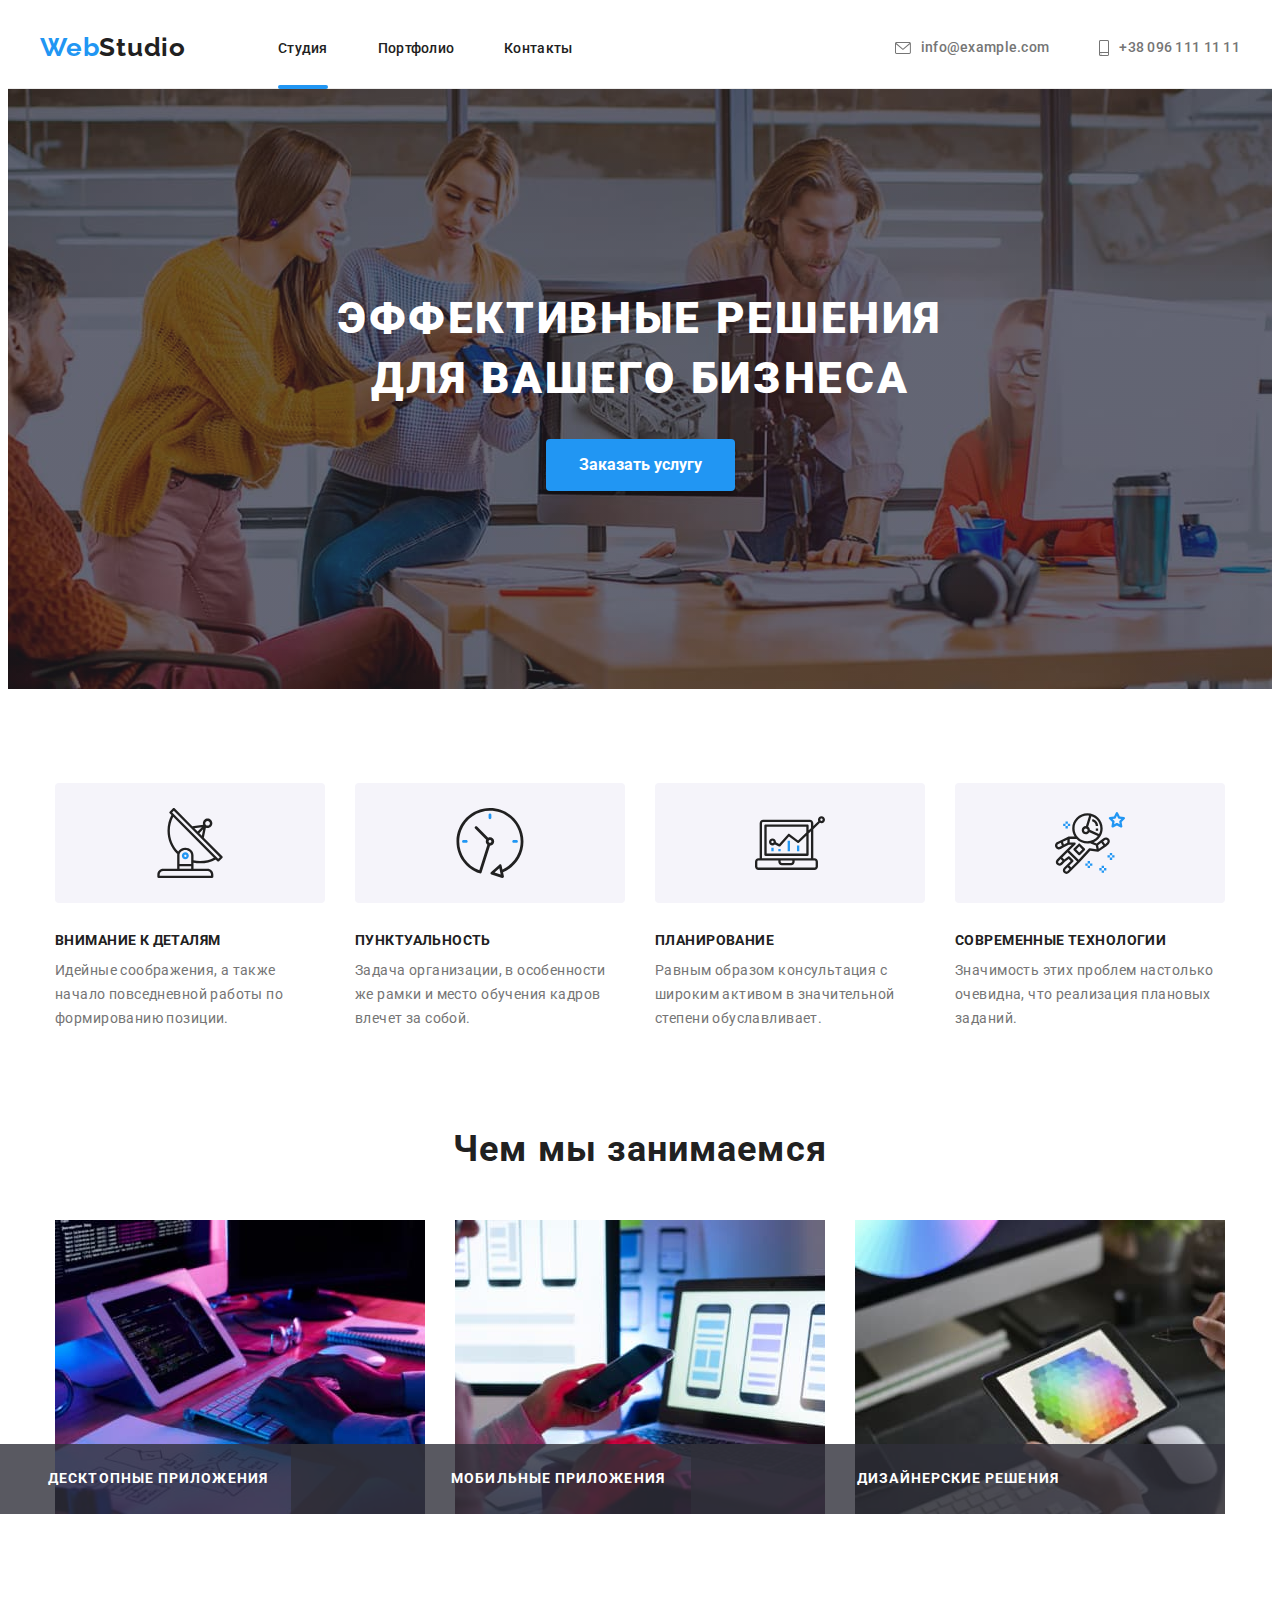
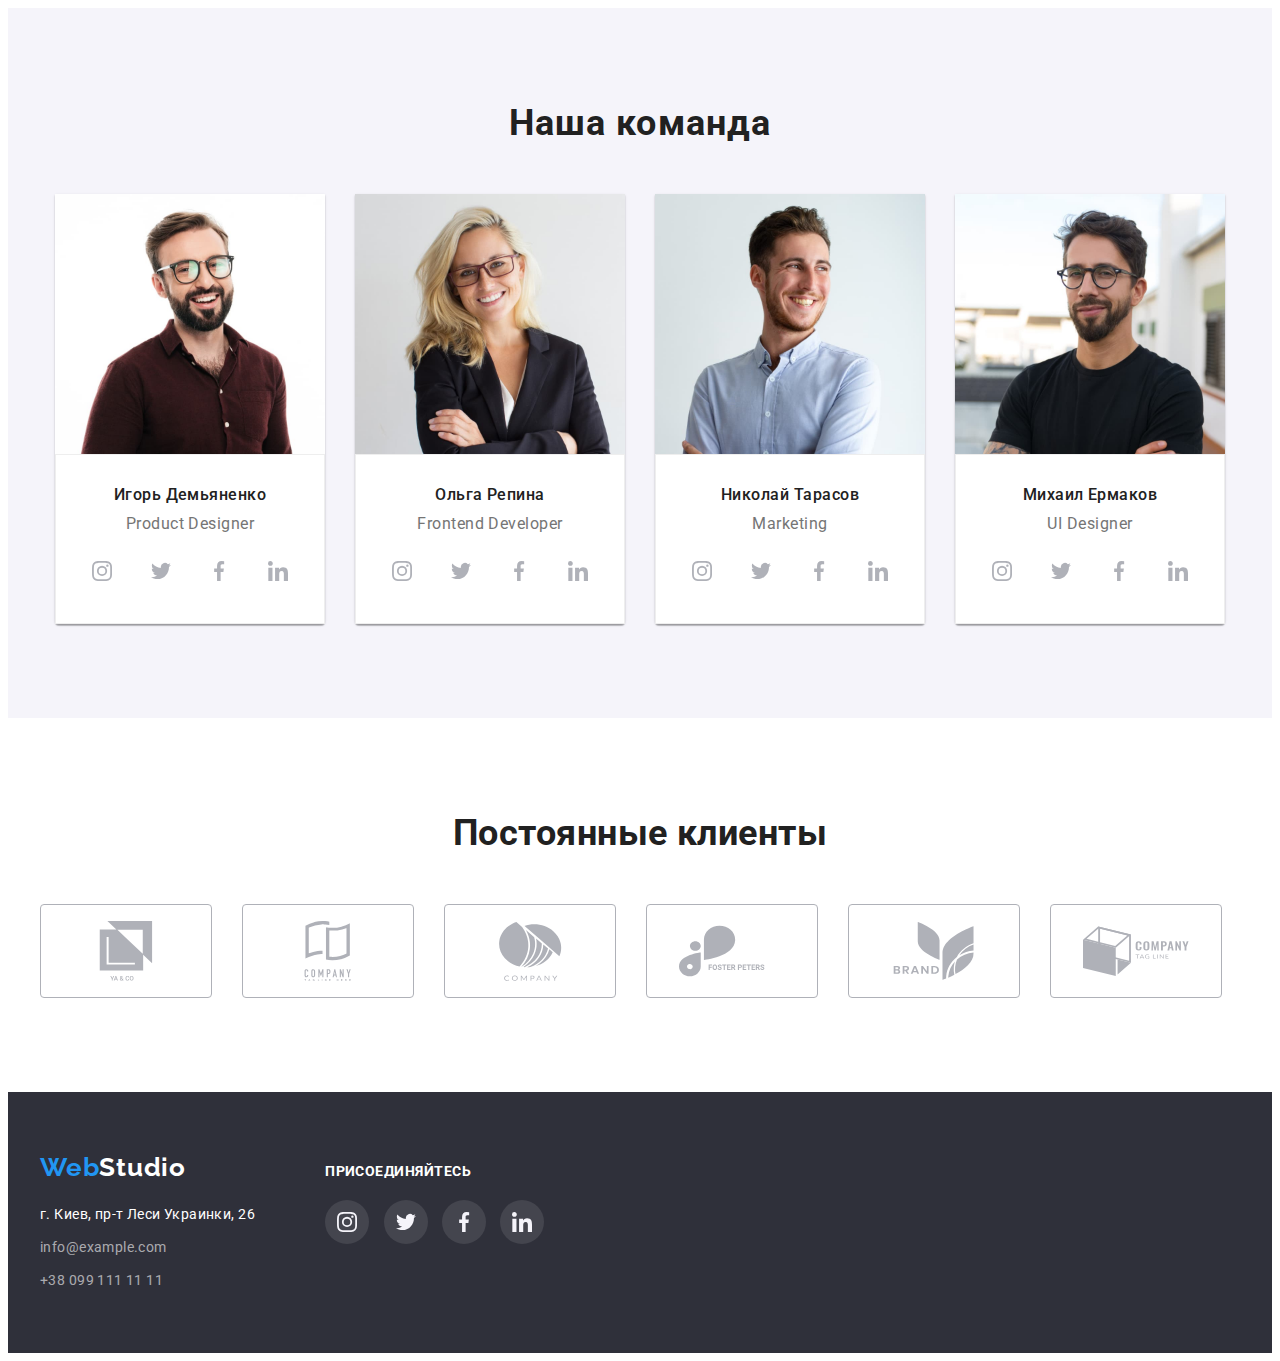
<file: index.html>
<!DOCTYPE html>
<html lang="ru">
<head>
    <meta charset="UTF-8">
    <meta http-equiv="X-UA-Compatible" content="IE=edge">
    <meta name="viewport" content="width=device-width, initial-scale=1.0">
    <title>Document</title>
    <link rel="preconnect" href="https://fonts.googleapis.com">
    <link rel="preconnect" href="https://fonts.gstatic.com" crossorigin>
    <link href="https://fonts.googleapis.com/css2?family=Raleway:wght@700&family=Roboto:wght@400;500;700;900&display=swap" rel="stylesheet">
    <link rel="stylesheet" href="https://cdnjs.cloudflare.com/ajax/libs/modern-normalize/1.1.0/modern-normalize.min.css" integrity="sha512-wpPYUAdjBVSE4KJnH1VR1HeZfpl1ub8YT/NKx4PuQ5NmX2tKuGu6U/JRp5y+Y8XG2tV+wKQpNHVUX03MfMFn9Q==" crossorigin="anonymous" referrerpolicy="no-referrer" />
    <link rel="stylesheet" href="./css/style.css">
</head>
<body class="body">
    <header class="page-header">
        <div class="container header">
            <nav class="site-nav">
                <a href="/index.html" class="logo">
              <span class="logo-first">Web</span>Studio
               </a>
               <ul class="site-nav link">
                <li class="item"><a href="#" class="link active">Студия</a></li>
                <li class="item"><a href="./portfolio.html" class="link">Портфолио</a></li>
                <li class="item"><a href="#" class="link">Контакты</a></li>
               </ul>

                <ul class="contact-info link">
                    <li class="item"> 
                        <a href="mailto:info@example.com" class="link mail">
                            <svg class="icon-envelope" width="16" height="12">
                                <use  href="./images/icons.svg#icon-envelope" ></use>
                            </svg>
                            info@example.com
                        </a>    
                    </li>

                    <li class="item">
                        <a href="tel:+380991111111" class="link telephone">
                            <svg class="icon-smartphone" width="10" height="16">
                                <use href="./images/icons.svg#icon-smartphone"></use>
                            </svg>
                                +38 096 111 11 11
                        </a>
                    </li>
                </ul>
            </nav>
              
        </div>       
    </header>

    <main>
        <div class="overlay">
            <section class="section hero">
                <h1 class="hero-title">Эффективные решения <br> для вашего бизнеса</h1>
                <p>
                    <button class="hero-button" data-modal-open>Заказать услугу</button>

                    <div class="backdrop is-hidden" data-modal>
                        <div class="modal">
                            <p></p>
                            <button class="button-close" data-modal-close>
                                <svg class="icon-close-button" width="18" height="18">
                                    <use href="./images/icons.svg#icon-close-button"></use>
                                </svg>
                            </button>
                        </div>
                    </div>
                </p>
            </section>
        </div>

        
            <section class="section our-advantages">
                <div class="container">
                    <h2 hidden>Наши сильные стороны</h2>
                    <ul class="container advantages">
                        <li>
                            <div class="icon-space">
                              <svg width="70" height="70">
                                <use class="icon-space-item" href="./images/icons.svg#icon-antenna"></use>
                              </svg>
                            </div>   
                            <h2 class="advantages-title">Внимание к деталям</h2>
                            <p class="advantages-text">Идейные соображения, а также начало повседневной работы по формированию позиции.</p>
                        </li>

                        <li>
                            <div class="icon-space">
                                <svg width="70" height="70">
                                    <use href="./images/icons.svg#icon-clock"></use>
                                </svg>
                            </div>
                            <h2 class="advantages-title">Пунктуальность</h2>
                            <p class="advantages-text">Задача организации, в особенности же рамки и место обучения кадров влечет за собой.</p>
                        </li>

                        <li>
                            <div class="icon-space">
                                <svg width="70" height="70">
                                    <use href="./images/icons.svg#icon-diagram"></use>
                                </svg>
                            </div>
                            <h2 class="advantages-title">Планирование</h2>
                            <p class="advantages-text">Равным образом консультация с широким активом в значительной степени обуславливает.</p>
                        </li>

                        <li>
                            <div class="icon-space">
                                <svg width="70" height="70">
                                    <use href="./images/icons.svg#icon-astronaut"></use>
                                </svg>
                            </div>
                            <h2 class="advantages-title">Современные технологии</h2>
                            <p class="advantages-text">Значимость этих проблем настолько очевидна, что реализация плановых заданий.</p>
                        </li>
                    </ul>

                </div>
        </section>
                      
        
        <section class="section about-company">
            <div class="container">
                <h2 class="about-us">Чем мы занимаемся</h2>
              <ul class="container about-us">
                  <li class="item-activity">
                      <div class="activity-list">
                         <img src="./images/whatwedo1.jpg" alt="Работа за пк" width=370>
                         <h3 class="activity-title">Десктопные приложения</h3>
                      </div>
                      
                  </li>

                  <li class="item-activity">
                      <div class="activity-list">
                         <img src="./images/whatwedo2.jpg" alt="Работа за пк с телефоном" width=370>
                         <h3 class="activity-title">Мобильные приложения</h3>
                      </div>
                  </li>

                  <li class="item-activity">
                      <div class="activity-list">
                         <img src="./images/whatwedo3.jpg" alt="Планшет в руках" width=370>
                         <h3 class="activity-title">Дизайнерские решения</h3>
                      </div>
                    
                  </li>
              </ul> 
           </div>    
        </section>
    
    
        <section class="section-team">
            <div class="container">
                <h2 class="our-team">Наша команда</h2>
              <ul class="container list-team">
                <li class="employees">
                    <img class="item-photo" src="./images/teamIhor.jpg" alt="фото Игорь" width=270 class="team-photo">
                    <div class="team-card">
                        <h3 class="team-name">Игорь Демьяненко</h3>
                        <p lang="en" class="team-position">Product Designer</p>
                        <ul>
                            <li class="item-link-social">
                                <a class="button-icon-social-team" href="#" aria-label="Instagram">
                                     <svg class="icon-socials" width="20" height="20">
                                         <use href="./images/icons.svg#icon-instagram"></use>
                                     </svg>
                                </a>
                            </li>
             
                            <li class="item-link-social">
                                <a class="button-icon-social-team" href="#" aria-label="Twitter">
                                     <svg class="icon-socials" width="20" height="20">
                                         <use href="./images/icons.svg#icon-twitter"></use>
                                     </svg>
                                </a>
                            </li>
             
                            <li class="item-link-social">
                                <a class="button-icon-social-team" href="#" class="facebook" aria-label="Facebook">
                                    <svg class="icon-socials" width="20" height="20">
                                       <use href="./images/icons.svg#icon-facebook"></use>
                                    </svg>
                                </a>
                            </li>
             
                            <li class="item-link-social">
                                <a class="button-icon-social-team" href="#" aria-label="LinkedIn">
                                    <svg class="icon-socials" width="20" height="20">
                                       <use href="./images/icons.svg#icon-linkedin"></use>
                                    </svg>
                                </a>
                            </li>
                        </ul>
                    </div>
                    
                </li>

                <li class="employees">
                    <img class="item-photo" src="./images/teamOlga.jpg" alt="фото Ольга" width=270 class="team-photo">
                    <div class="team-card">
                        <h3 class="team-name">Ольга Репина</h3>
                        <p lang="en" class="team-position">Frontend Developer</p> 
                        <ul class="social-list">
                            <li class="item-link-social">
                                <a class="button-icon-social-team" href="#" aria-label="Instagram">
                                     <svg class="icon-socials" width="20" height="20">
                                         <use href="./images/icons.svg#icon-instagram"></use>
                                     </svg>
                                </a>
                            </li>
             
                            <li class="item-link-social">
                                <a class="button-icon-social-team" href="#" aria-label="Twitter">
                                     <svg class="icon-socials" width="20" height="20">
                                         <use href="./images/icons.svg#icon-twitter"></use>
                                     </svg>
                                </a>
                            </li>
             
                            <li class="item-link-social">
                                <a class="button-icon-social-team" href="#" class="facebook" aria-label="Facebook">
                                    <svg class="icon-socials" width="20" height="20">
                                       <use href="./images/icons.svg#icon-facebook"></use>
                                    </svg>
                                </a>
                            </li>
             
                            <li class="item-link-social">
                                <a class="button-icon-social-team" href="#" aria-label="LinkedIn">
                                    <svg class="icon-socials" width="20" height="20">
                                       <use href="./images/icons.svg#icon-linkedin"></use>
                                    </svg>
                                </a>
                            </li>
                        </ul>  
                    </div>
                </li>

                <li class="employees">
                    <img class="item-photo" src="./images/teamNikolai.jpg" alt="фото Николай" width=270 class="team-photo">
                    <div class="team-card">
                        <h3 class="team-name">Николай Тарасов</h3>
                        <p lang="en" class="team-position">Marketing</p>
                        <ul class="social-list">
                            <li class="item-link-social">
                                <a class= "button-icon-social-team" href="#" aria-label="Instagram">
                                     <svg class="icon-socials" width="20" height="20">
                                         <use href="./images/icons.svg#icon-instagram"></use>
                                     </svg>
                                </a>
                            </li>
             
                            <li class="item-link-social">
                                <a class="button-icon-social-team"href="#" aria-label="Twitter">
                                     <svg class="icon-socials" width="20" height="20">
                                         <use href="./images/icons.svg#icon-twitter"></use>
                                     </svg>
                                </a>
                            </li>
             
                            <li class="item-link-social">
                                <a class="button-icon-social-team" href="#" class="facebook" aria-label="Facebook">
                                    <svg class="icon-socials" width="20" height="20">
                                       <use href="./images/icons.svg#icon-facebook"></use>
                                    </svg>
                                </a>
                            </li>
             
                            <li class="item-link-social">
                                <a class="button-icon-social-team" href="#" aria-label="LinkedIn">
                                    <svg class="icon-socials" width="20" height="20">
                                       <use href="./images/icons.svg#icon-linkedin"></use>
                                    </svg>
                                </a>
                            </li>
                        </ul>
                    </div>
                    
                </li>
                <li class="employees">
                    <img class="item-photo" src="./images/teamMihail.jpg" alt="фото Михаил" width=270 class="team-photo">
                    <div class="team-card">
                        <h3 class="team-name">Михаил Ермаков</h3>
                        <p lang="en" class="team-position">UI Designer</p>
                        <ul class="social-list">
                            <li class="item-link-social">
                                <a class="button-icon-social-team" href="#" aria-label="Instagram">
                                     <svg class="icon-socials" width="20" height="20">
                                         <use href="./images/icons.svg#icon-instagram"></use>
                                     </svg>
                                </a>
                            </li>
             
                            <li class="item-link-social">
                                <a class="button-icon-social-team" href="#" aria-label="Twitter">
                                     <svg class="icon-socials" width="20" height="20">
                                         <use href="./images/icons.svg#icon-twitter"></use>
                                     </svg>
                                </a>
                            </li>
             
                            <li class="item-link-social">
                                <a class="button-icon-social-team" href="#" class="facebook" aria-label="Facebook">
                                    <svg class="icon-socials" width="20" height="20">
                                       <use href="./images/icons.svg#icon-facebook"></use>
                                    </svg>
                                </a>
                            </li>
             
                            <li class="item-link-social">
                                <a class="button-icon-social-team" href="#" aria-label="LinkedIn">
                                    <svg class="icon-socials" width="20" height="20">
                                       <use href="./images/icons.svg#icon-linkedin"></use>
                                    </svg>
                                </a>
                            </li>
                        </ul>
                    </div>
                    
                </li>
              </ul>   
           </div>
        </section>

        <section class="section our-clients">
            <div class="container ">
                <h2 class="clients-title">Постоянные клиенты</h2>
                <ul class="clients-list">
                    <li class="btn-clients">
                        <a class="item-clients" href="#">
                            <svg width="106" height="60">
                                <use class="btn-icon-clients" href="./images/icons.svg#icon-client_1"></use>
                            </svg>
                        </a>
                    </li>

                    <li class="btn-clients">
                        <a class="item-clients" href="#">
                            <svg width="106" height="60">
                                <use class="btn-icon-clients" href="./images/icons.svg#icon-client_2"></use>
                            </svg>
                        </a>
                    </li>

                    <li class="btn-clients">
                        <a class="item-clients" href="#">
                            <svg width="106" height="60">
                                <use class="btn-icon-clients" href="./images/icons.svg#icon-client_3"></use>
                            </svg>
                        </a>
                    </li>

                    <li class="btn-clients">
                        <a class="item-clients" href="#">
                            <svg width="106" height="60">
                                <use class="btn-icon-clients" href="./images/icons.svg#icon-client_4"></use>
                            </svg>
                        </a>
                    </li>

                    <li class="btn-clients">
                        <a class="item-clients" href="#">
                            <svg width="106" height="60">
                                <use class="btn-icon-clients" href="./images/icons.svg#icon-client_5"></use>
                            </svg>
                        </a>
                    </li>

                    <li class="btn-clients">
                        <a class="item-clients" href="#">
                            <svg  width="106" height="60">
                                <use class="btn-icon-clients" href="./images/icons.svg#icon-client_6"></use>
                            </svg>
                        </a>
                    </li>
                </ul>  
            </div>
        </section>

    </main>

    <footer class="section-footer">
        <div class="container">
            <ul class="footer-content">
                <li class="footer-address">
                    <a href="/index.html" class="logo-footer">
                        <span class="logo-first">Web</span><span class="logo-second">Studio</span>
                    </a>
            
                   <address class="address">
                        <p class="address-physical">г. Киев, пр-т Леси Украинки, 26</p>
                        <ul class="list">
                           <li class="item-footer">
                               <a href="mailto:info@example.com" class="mail-footer">info@example.com</a>
                           </li>
                           <li class="item-footer">
                               <a href="tel:+380991111111" class="telephone-footer">+38 099 111 11 11</a>
                           </li>    
                        </ul>
                   </address>  
                </li>

                <li class="footer-address">
                    <h2 class="joinus-title">присоединяйтесь</h2>
                    <ul>
                        <li class="item-link-social">
                           <a class="button-icon-social" href="#" aria-label="Instagram">
                               <svg  width="20" height="20">
                                 <use href="./images/icons.svg#icon-instagram"></use>
                               </svg>
                           </a>
                        </li>

                       <li class="item-link-social">
                           <a class="button-icon-social" href="#" aria-label="Twitter">
                              <svg  width="20" height="20">
                                 <use href="./images/icons.svg#icon-twitter"></use>
                              </svg>
                           </a>
                       </li>

                       <li class="item-link-social">
                            <a class="button-icon-social" href="#" aria-label="Facebook">
                              <svg  width="20" height="20">
                                 <use href="./images/icons.svg#icon-facebook"></use>
                              </svg>
                          </a>
                      </li>

                      <li class="item-link-social">
                           <a class="button-icon-social" href="#" aria-label="LinkedIn">
                               <svg  width="20" height="20">
                                  <use href="./images/icons.svg#icon-linkedin"></use>
                             </svg>
                          </a>
                     </li>
                   </ul>
               </li>
            </ul>
    </footer> 
    <script src="./js/modal.js"></script>   
</body>
</html>
</file>
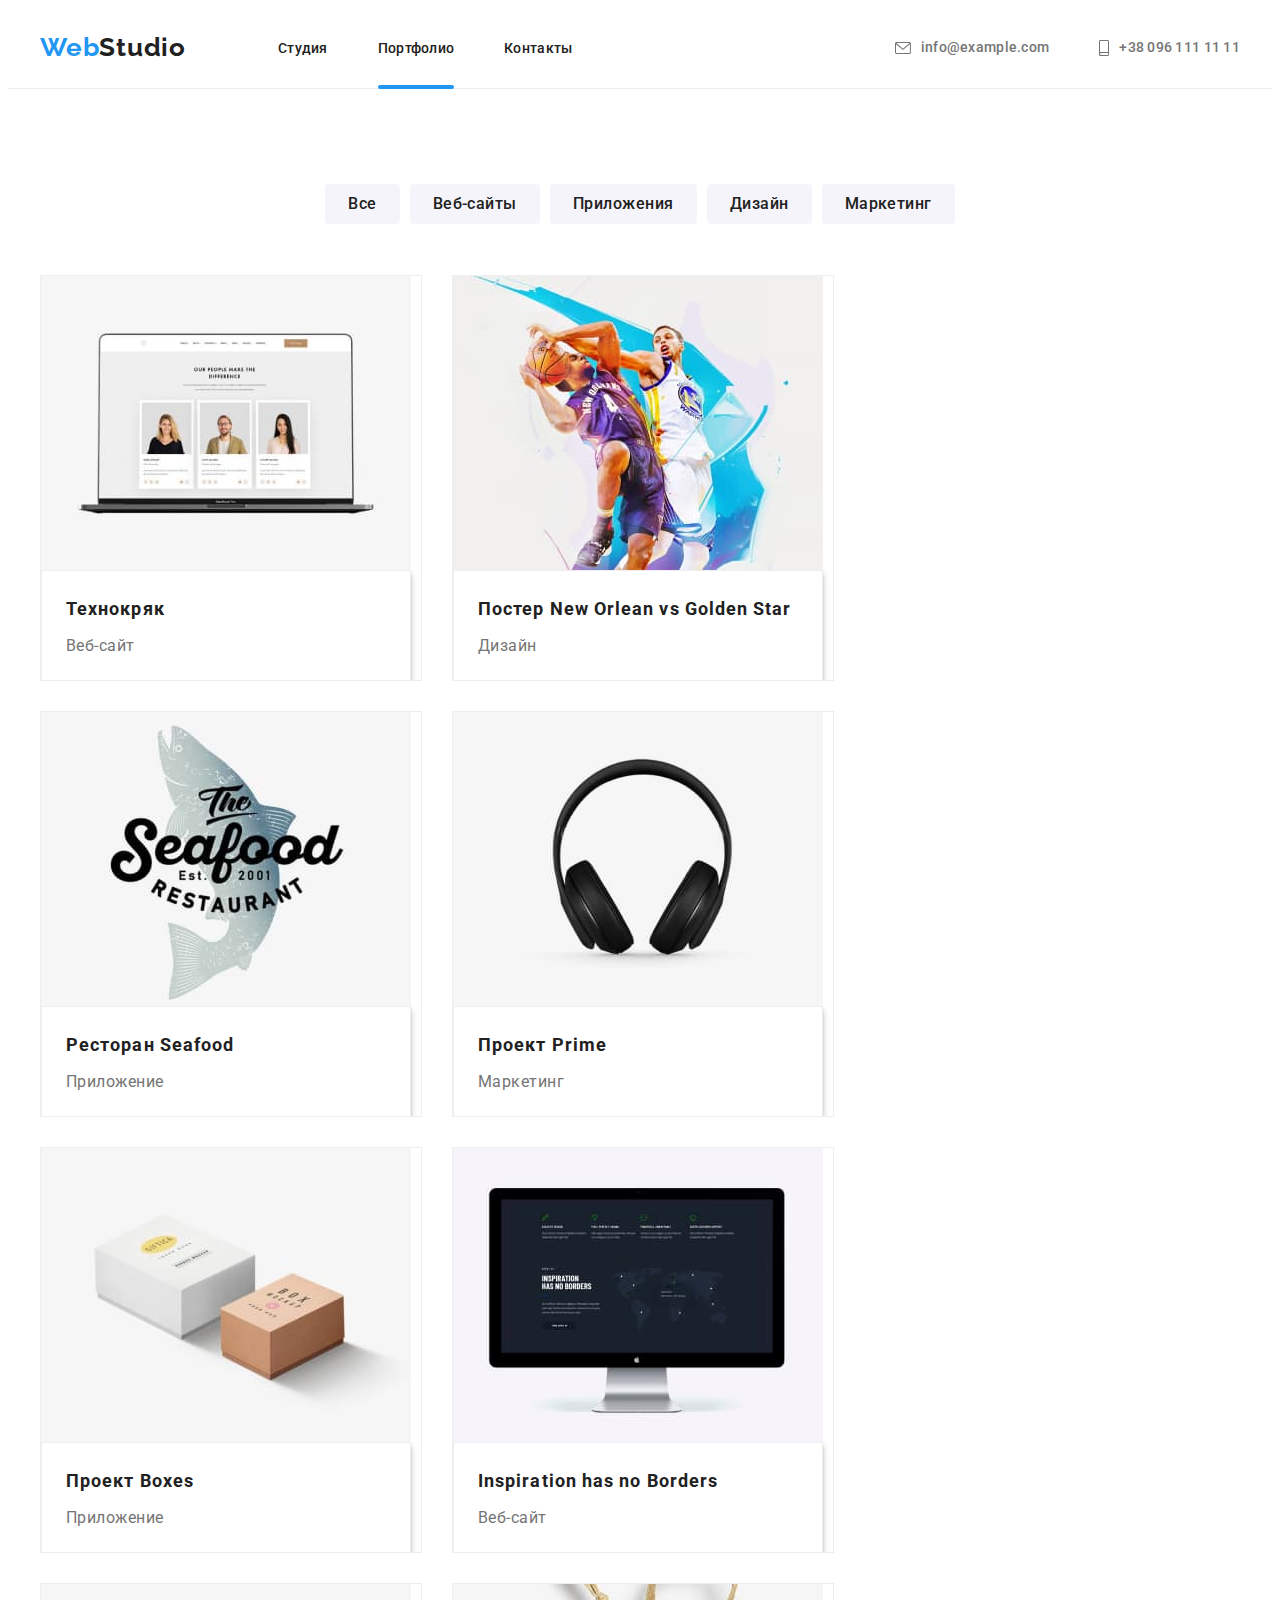
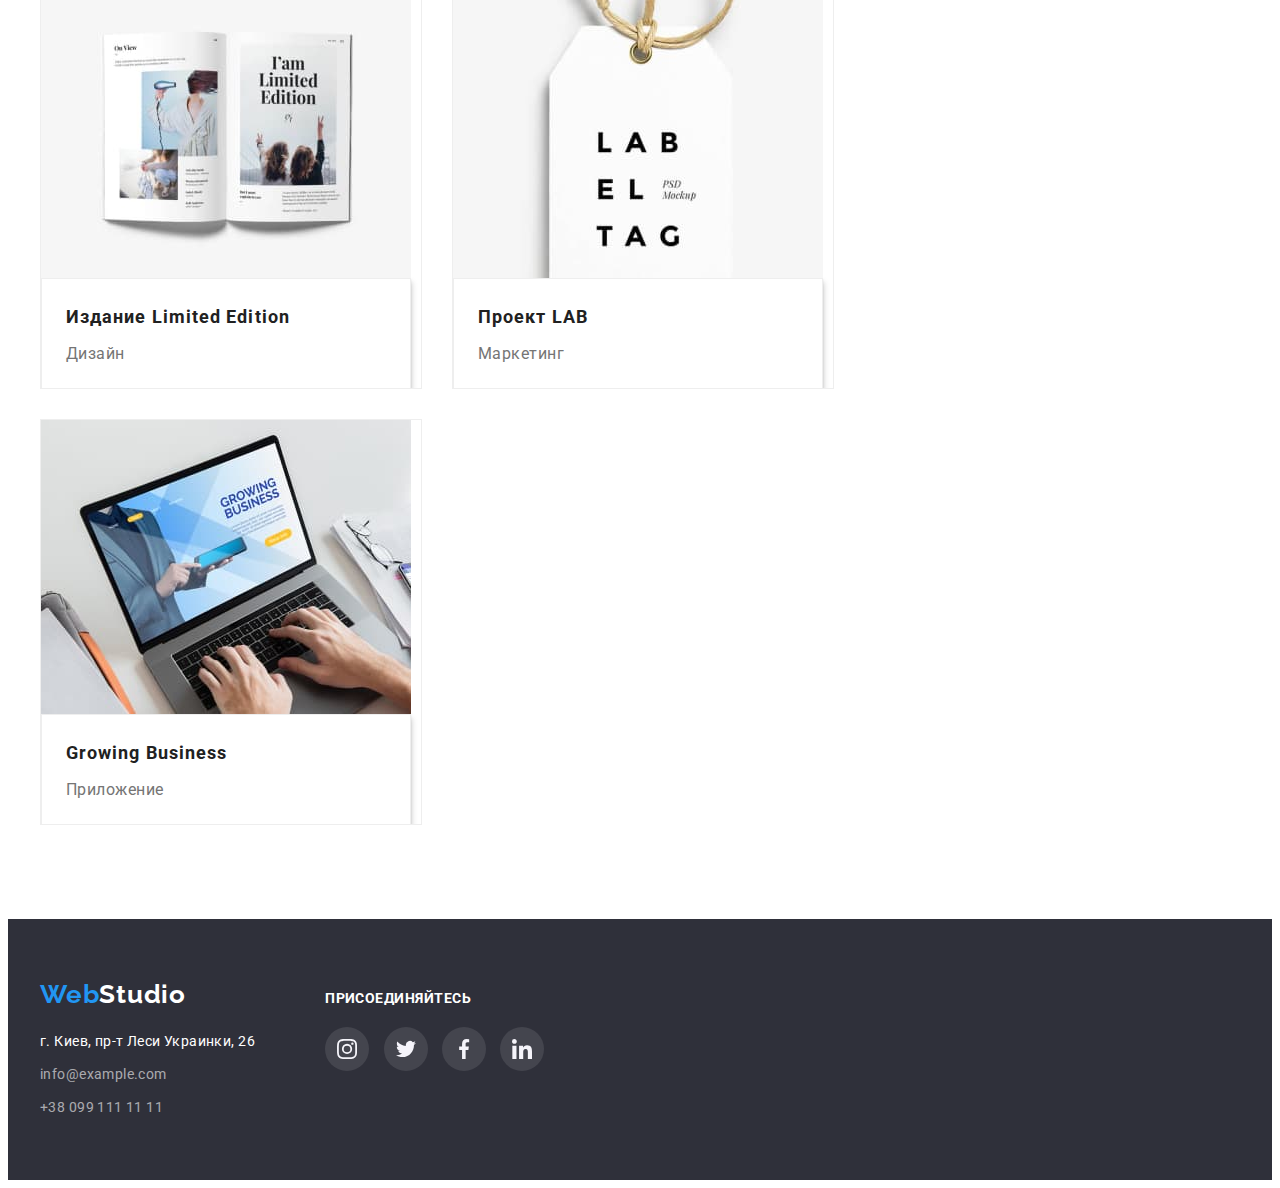
<file: portfolio.html>
<!DOCTYPE html>
<html lang="en">
<head>
    <meta charset="UTF-8">
    <meta http-equiv="X-UA-Compatible" content="IE=edge">
    <meta name="viewport" content="width=device-width, initial-scale=1.0">
    <title>Document</title>
    <link rel="preconnect" href="https://fonts.googleapis.com">
    <link rel="preconnect" href="https://fonts.gstatic.com" crossorigin>
    <link href="https://fonts.googleapis.com/css2?family=Raleway:wght@700&family=Roboto:wght@400;500;700;900&display=swap" rel="stylesheet">
    <link rel="stylesheet" href="https://cdnjs.cloudflare.com/ajax/libs/modern-normalize/1.1.0/modern-normalize.min.css" integrity="sha512-wpPYUAdjBVSE4KJnH1VR1HeZfpl1ub8YT/NKx4PuQ5NmX2tKuGu6U/JRp5y+Y8XG2tV+wKQpNHVUX03MfMFn9Q==" crossorigin="anonymous" referrerpolicy="no-referrer" />
    <link rel="stylesheet" href="./css/style.css"/>
</head>
<body class="body">
  <header class="page-header">
    <div class="container header">
        <nav class="site-nav">
            <a href="/index.html" class="logo">
          <span class="logo-first">Web</span>Studio
           </a>
           <ul class="site-nav link">
            <li class="item"><a href="./index.html" class="link">Студия</a></li>
            <li class="item"><a href="#" class="link active">Портфолио</a></li>
            <li class="item"><a href="#" class="link">Контакты</a></li>
           </ul>

           <ul class="contact-info link">
            <li class="item"> 
                <div class="envelope-mail">
                    <a href="mailto:info@example.com" class="link mail">
                        <svg class="icon-envelope" width="16" height="12">
                            <use  href="./images/icons.svg#icon-envelope" ></use>
                        </svg>
                    info@example.com
                    </a>  
                </div>  
            </li>

            <li class="item">
                <div class="smarthone-tel">
                    <a href="tel:+380991111111" class="link telephone">
                        <svg class="icon-smartphone" width="10" height="16">
                            <use href="./images/icons.svg#icon-smartphone"></use>
                        </svg>
                        +38 096 111 11 11
                    </a>
                </div>
            </li>
          </ul>
        </nav>    
    </div>       
 </header>
         
    </header>

    <!--h1 Наши проекты-->
    
    <main>
      <section class="section">
        <ul class="container list-filtr">
          <li class="item-button"><button type="button" class="filtr">Все</button></li>
          <li class="item-button"><button type="button" class="filtr">Веб-сайты</button></li>
          <li class="item-button"><button type="button" class="filtr">Приложения</button></li>
          <li class="item-button"><button type="button" class="filtr">Дизайн</button></li>
          <li class="item-button"><button type="button" class="filtr">Маркетинг</button></li>
       </ul>
      
       <div class="container">
        <ul class="list-projects">
          <li class="item-project">
            <a href="#" class="card">
              <div class="card-thumb">
                <img src="./images/laptopwithfotosonscreen.jpg" width=370> 
                <p class="uppertext">Технокряк это современная площадка распространения коронавируса. Компании используют эту платформу для цифрового шпионажа и атак на защищённые сервера конкурентов.</p>
              </div>
              <div class="card-content">
                 <h2 class="project-name">Технокряк</h2>
                 <p class="project-type">Веб-сайт</p>
              </div>
            </a>        
          </li>
   
          <li class="item-project">
            <a href="#" class="card">
              <div class="card-thumb">
                <img src="./images/basketbolists.jpg" width=370> 
                <p class="uppertext">Технокряк это современная площадка распространения коронавируса. Компании используют эту платформу для цифрового шпионажа и атак на защищённые сервера конкурентов.</p>
              </div>
                <div class="card-content">
                  <h2 class="project-name">Постер New Orlean vs Golden Star</h2>
                  <p class="project-type">Дизайн</p> 
              </div>
           </a>
          </li>
   
          <li class="item-project">
            <a href="#" class="card">
              <div class="card-thumb">
                  <img src="./images/seafoodrestaurantlogo.jpg" width=370> 
                  <p class="uppertext">Технокряк это современная площадка распространения коронавируса. Компании используют эту платформу для цифрового шпионажа и атак на защищённые сервера конкурентов.</p>
              </div>   
              <div class="card-content">
                    <h2 class="project-name">Ресторан Seafood</h2>
                    <p class="project-type">Приложение</p>    
             </div>
           </a>
          </li>
   
          <li class="item-project">
            <a href="#" class="card">
              <div class="card-thumb">
                  <img src="./images/hairphones.jpg" width=370> 
                  <p class="uppertext">Технокряк это современная площадка распространения коронавируса. Компании используют эту платформу для цифрового шпионажа и атак на защищённые сервера конкурентов.</p>
              </div>
                  <div class="card-content">
                    <h2 class="project-name">Проект Prime</h2>
                    <p class="project-type">Маркетинг</p>
             </div>
            </a>
          </li>
   
          <li class="item-project">
            <a href="#" class="card">
              <div class="card-thumb">
                <img src="./images/boxesapp.jpg" width=370> 
                <p class="uppertext">Технокряк это современная площадка распространения коронавируса. Компании используют эту платформу для цифрового шпионажа и атак на защищённые сервера конкурентов.</p>
              </div>
              <div class="card-content">
                <h2 class="project-name">Проект Boxes</h2>
                <p class="project-type">Приложение</p>
             </div>  
            </a>
          </li>
   
          <li class="item-project">
            <a href="#" class="card">
              <div class="card-thumb">
                  <img src="./images/inspirationhasnoborders.jpg" width=370>
                  <p class="uppertext">Технокряк это современная площадка распространения коронавируса. Компании используют эту платформу для цифрового шпионажа и атак на защищённые сервера конкурентов.</p>
              </div>   
                  <div class="card-content">
                  <h2 class="project-name">Inspiration has no Borders</h2>
                  <p class="project-type">Веб-сайт</p>
             </div>
           </a>
         </li>
   
         <li class="item-project">
            <a href="#" class="card">
              <div class="card-thumb">
                  <img src="./images/limitededitionjournal.jpg" width=370> 
                  <p class="uppertext">Технокряк это современная площадка распространения коронавируса. Компании используют эту платформу для цифрового шпионажа и атак на защищённые сервера конкурентов.</p>
              </div>
                  <div class="card-content">
                  <h2 class="project-name">Издание Limited Edition</h2>
                  <p class="project-type">Дизайн</p>
              </div>
            </a>
         </li>
   
         <li class="item-project">
            <a href="#" class="card">
             <div class="card-thumb">
                  <img src="./images/labprojest.jpg" width=370> 
                  <p class="uppertext">Технокряк это современная площадка распространения коронавируса. Компании используют эту платформу для цифрового шпионажа и атак на защищённые сервера конкурентов.</p>
             </div> 
             <div class="card-content">
                  <h2 class="project-name">Проект LAB</h2>
                  <p class="project-type">Маркетинг</p>
             </div>
            </a>
         </li>
   
         <li class="item-project">
            <a href="#" class="card">
              <div class="card-thumb">
                  <img src="./images/growingbusinessapp.jpg" width=370> 
                  <p class="uppertext">Технокряк это современная площадка распространения коронавируса. Компании используют эту платформу для цифрового шпионажа и атак на защищённые сервера конкурентов.</p>
              </div>  
                  <div class="card-content">
                  <h2 class="project-name">Growing Business</h2>
                  <p class="project-type">Приложение</p>
             </div>
            </a>
         </li>
       </ul>
       </div>
      </section>
    </main>
   
    <footer class="section-footer">
      <div class="container">
          <ul  class="footer-content">
              <li class="footer-address">
                  <a href="/index.html" class="logo-footer">
                      <span class="logo-first">Web</span><span class="logo-second">Studio</span>
                  </a>
          
                 <address class="address">
                      <p class="address-physical">г. Киев, пр-т Леси Украинки, 26</p>
                      <ul class="list">
                         <li class="item-footer">
                             <a href="mailto:info@example.com" class="mail-footer">info@example.com</a>
                         </li>
                         <li class="item-footer">
                             <a href="tel:+380991111111" class="telephone-footer">+38 099 111 11 11</a>
                         </li>    
                      </ul>
                 </address>  
              </li>

              <li class="footer-address">
                  <h2 class="joinus-title">присоединяйтесь</h2>
                  <ul>
                      <li class="item-link-social">
                         <a class="button-icon-social" href="#" aria-label="Instagram">
                             <svg  width="20" height="20">
                               <use href="./images/icons.svg#icon-instagram"></use>
                             </svg>
                         </a>
                      </li>

                     <li class="item-link-social">
                         <a class="button-icon-social" href="#" aria-label="Twitter">
                            <svg  width="20" height="20">
                               <use href="./images/icons.svg#icon-twitter"></use>
                            </svg>
                         </a>
                     </li>

                     <li class="item-link-social">
                          <a class="button-icon-social" href="#" aria-label="Facebook">
                            <svg  width="20" height="20">
                               <use href="./images/icons.svg#icon-facebook"></use>
                            </svg>
                        </a>
                    </li>

                    <li class="item-link-social">
                         <a class="button-icon-social" href="#" aria-label="LinkedIn">
                             <svg  width="20" height="20">
                                <use href="./images/icons.svg#icon-linkedin"></use>
                             </svg>
                        </a>
                   </li>
                 </ul>
             </li>
          </ul>
  </footer>    
    
</body>
</html>
</file>
<file: css/style.css>
:root {
  --background-color: rgb(255, 255, 255);
  --title-text-color: #212121;
  --accent-color: #2196f3;
  --paragraph-color: #757575;
  --backgr-color-team: #f5f4fa;
  --main-font: 'Roboto', 'sans-serif';
  --logo-font: 'Raleway', 'sans-serif';
  --card-set-gap: 30px;
  --timing-function: cubic-bezier(0.4, 0, 0.2, 1);
}

body {
  color: var(--title-text-color);
  font-family: var(--main-font);
  letter-spacing: 0.03em;
}

/*---------Page 1 ----------Header*/

/*--------------Navigation------------------*/

ul {
  list-style-type: none;
  padding: 0;
  margin: 0;
}

li a {
  padding: 0;
  margin: 0;
  text-decoration: none;
}

h1,
h2,
h3,
h4,
h5,
h6,
p {
  margin: 0;
  padding: 0;
}

img {
  display: block;
}

.section {
  padding-top: 94px;
  padding-bottom: 94px;
}

.logo {
  font-family: var(--logo-font);
  width: 145px;
  height: 31px;
  font-weight: 700;
  font-size: 26px;
  line-height: 1.19;
  letter-spacing: 0.03em;
  text-decoration: none;
  color: var(--title-text-color);
  padding-top: 24px;
  padding-bottom: 25px;
  margin-right: 93px;
}

.logo-first {
  font-family: var(--logo-font);
  color: var(--accent-color);
}

.logo-second {
  font-family: var(--logo-font);
  color: var(--background-color);
}

/*----------------Utilites--------------*/

.container {
  width: 1200px;
  padding: 0 15px;
  margin-left: auto;
  margin-right: auto;
}



/*--------------Header nav + contacts--------------*/

.page-header {
  border-bottom: 1px solid #ECECEC;
}

.site-nav {
  display: flex;
}

.site-nav.link {
  display: flex;
  position: relative;
  padding-top: 32px;
  padding-bottom: 32px;

  font-family: inherit;
  text-decoration: none;
}

.link {
  font-weight: 500;
  font-size: 14px;
  line-height: 16px;
  letter-spacing: 0.02em;
  color: var(--title-text-color);

  transition: color 250ms var(--timing-function);
}

.site-nav .link:hover,
.site-nav .link:focus,
.site-nav .link:active {
  color: var(--accent-color);
}


.item {
  position: relative;
  display: flex;
  margin-top: auto;
  margin-bottom: auto;
}

.item:not(:first-child) {
  margin-left: 50px;
}


.link.active::after {
  content:"";
  opacity: 1;
  
  display: block;
  width: 100%;
  height: 4px;

  position: absolute;
  left: 0;
  bottom: -33px;
  
  background-repeat: no-repeat;
  background-color: var(--accent-color);
  border-radius: 2px; 

  transition: background-color 250ms var(--timing-function);
}


.contact-info {
  margin-left: auto;
}

.contact-info.link {
  display: flex;
  align-items: center;
}

.contact-info.link .mail {
  margin-left: auto;
}

.mail,
.telephone {
  font-weight: 500;
  font-size: 14px;
  line-height: 1.14;
  letter-spacing: 0.02em;
  color: var(--paragraph-color);
}



/*--------icons header---------------*/

.icon-envelope,
.icon-smartphone {
  fill: #757575; 
  margin-right: 10px;
  align-items: center;

  transition: fill 250ms var(--timing-function);
}

.link.mail:hover .icon-envelope,
.link.mail:focus .icon-envelope,
.link.telephone:hover .icon-smartphone,
.link.telephone:focus .icon-smartphone {
  fill: var(--accent-color);
}

.link.mail,
.link.telephone {
  display: flex;
  align-items: center;
}

.envelope-mail {
  justify-content: center;
  align-items: center;
}


/*------------Герой-------------------*/

.hero {
  text-align: center;
  padding-top: 200px;
  padding-bottom: 200px;
}

.hero-title {
  margin-bottom: 30px;
  font-weight: 900;
  font-size: 44px;
  line-height: 1.36;
  text-align: center;
  letter-spacing: 0.06em;
  text-transform: uppercase;
  color: var(--background-color);
}

.hero-button {
  display: inline-block;
  padding: 10px 32px;
  font-family: var(--main-font);
  background: var(--accent-color);
  color: var(--background-color);
  background: #2196F3;
  box-shadow: 0px 4px 4px rgba(0, 0, 0, 0.15);
  font-weight: bold;
  font-size: 16px;
  line-height: 1.88;
  border-radius: 4px;
  align-items: center;
  border: 1px solid transparent;
  cursor: pointer;

  transition: background-color 250ms var(--timing-function);
}

.hero-button:hover,
.hero-button:focus {
  background: #188CE8;
}

.backdrop {
  position: fixed;
  width: 100%;
  height: 100%;
  background: rgba(0, 0, 0, 0.2);
  left: 0px;
  top: 0px;
  opacity: 1;

  transition: opacity 250ms var(--timing-function);
}

.backdrop.is-hidden {
  visibility: hidden;
  opacity: 0;
  pointer-events: none; 
}

.backdrop.is-hidden .modal {
  transform: translate(-50%, -50%) scale (1.1);
  opacity: 0,5;
}

.modal {
  position: absolute;
  left: 50%;
  top: 50%;

  width: 528px;
  height: 581px;
  
  background-color: var(--background-color);
  box-shadow: 0px 1px 3px rgba(0, 0, 0, 0.12), 0px 1px 1px rgba(0, 0, 0, 0.14), 0px 2px 1px rgba(0, 0, 0, 0.2);
  border-radius: 4px;

  transform: translate(-50%, -50%) scale(1);
  opacity: 1;

  transition: transform 250ms var(--timing-function), opacity 250ms var(--timing-function);
}


.button-close {
  position: absolute;
  top: 8px;
  right: 8px;

  justify-content: center;
  align-items: center;

  width: 30px;
  height: 30px;
  padding: 0;
  border-radius: 50%;
  background: #FFFFFF;
  border: 1px solid rgba(0, 0, 0, 0.1);

  transform: scale(1);
  
  transition: transform 250ms var(--timing-function);
}

.button-close:hover,
.button-close:focus {
  transform: scale(1.1);
}


.icon-close-button {
  display: flex;
  margin: 0 auto;
  justify-content: center;
  align-items: center;

}

.section.our-advantages {
  padding-bottom: 0;
}

.overlay {
  max-width: 1600px;
  height: 600px; 
  margin-left: auto;
  margin-right: auto;
  background-image: linear-gradient(
    to right,
     rgba(47, 48, 58, 0.4),
     rgba(47, 48, 58, 0.4)
      ), 
    url(../images/hero-image.jpg); 
  background-size: cover; 
  background-position: center;
  background-color: #C4C4C4;
  
}

/*------------------Наши преимущества----------------*/

.advantages-title {
  margin-bottom: 10px;
  font-family: var(--main-font);
  font-weight: 700;
  font-size: 14px;
  line-height: 1.14;
  letter-spacing: 0.03em;
  text-transform: uppercase;
  color: var(--title-text-color);
}



.icon-space {
  display: flex;
  width: 270px;
  height: 120px;
  margin-right: 30px;
  margin-bottom: 30px;
  background-color: #F5F4FA;
  justify-content: center;
  align-items: center;
  border-radius: 4px;
  
}

.icon-space-item {
  background-position: center;
}

.icon-advantages{
  
  margin-bottom: 30px;
}

.advantages-text {
  width: 270px;
  height: 75px;
  font-family: var(--main-font);
  font-weight: 400;
  font-size: 14px;
  line-height: 1.71;
  letter-spacing: 0.03em;
  color: var(--paragraph-color);
}

.container.advantages {
  display: flex;
  margin-top: o;
  margin-left: -30px: 
}

.container.about-us {
  display: flex;
  padding-top: 0;
  margin-bottom: 0;
}

.about-us .item-activity + .item-activity {
  margin-left: 30px;
}

.about-us {
  margin-top: 0;
  text-align: center;
}

.activity-list {
  position: relative;
  
}

.activity-title {
  position: absolute;
  bottom: 0;
  right: 0;
  width: 100%;
  padding: 27px 82px;
  white-space: nowrap;
  text-transform: uppercase;
  color: var(--background-color);
  font-weight: 700;
  font-size: 14px;
  line-height: 1.14;
  justify-content: center;
  text-align: center;
  background: rgba(47, 48, 58, 0.8);
}

/* ----------------Наша команда-------------------*/

.section-team {
  background-color: var(--backgr-color-team);
  padding-top: 94px;
  padding-bottom: 94px;
}


.container.team {
  background-color: var(--backgr-color-team);
  text-align: center;
}

.list-team {
  display: flex;
}

.about-us,
.our-team {
  font-weight: 700;
  font-size: 36px;
  line-height: 1.17;
  letter-spacing: 0.03em;
  margin-bottom: 50px;
}

.list-team .employees + .employees {
  margin-left: 30px;
}

.employees {
  box-shadow: 0px 1px 3px rgba(0, 0, 0, 0.12), 0px 1px 1px rgba(0, 0, 0, 0.14), 0px 2px 1px rgba(0, 0, 0, 0.2);
  border-radius: 0px 0px 4px 4px;
}

.employees,
.our-team {
  text-align: center;
}

.team-card {
  padding-top: 30px;
  padding-bottom: 30px;
  border: 1px solid #eeeeee;
  background-color: var(--background-color); 
}

.team-name {
  margin-bottom: 10px;
  font-weight: 500;
  font-size: 16px;
  line-height: 1.19;
}

.team-position {
  font-size: 16px;
  line-height: 1.19;
  color: var(--paragraph-color);
  margin-bottom: 16px;
}


.button-icon-social-team {
  display: flex;
  fill: #AFB1B8;
  width: 44px; 
  height: 44px;
  border-radius: 50%;
  background-repeat: no-repeat;
  justify-content: center;
  align-items: center;
  cursor: pointer;

  transition: background-color 250ms var(--timing-function) ;

}

.button-icon-social-team:hover,
.button-icon-social-team:focus {
  background-color: var(--accent-color);
  
}


.button-icon-social-team:hover .icon-socials,
.button-icon-social-team:focus .icon-socials{
  fill: var(--background-color); 
  transition-duration: 250ms;
  transition-timing-function: var(--timing-function); 
  
}

/*---------------------Наши клиенты--------------------*/

.section.our-clients {
 width: 100%;

}

.clients-title {
  width: 100%;
  margin-bottom: 50px;
  text-align: center;
  font-weight: 700;
  font-size: 36px;
  line-height: 1.17;
}

.clients-list {
  display: flex;
}
 

.btn-clients:not(:first-child) {
  margin-left: 30px;
}


.item-clients {
  display: flex;
  width: 170px;
  height: 92px;
  justify-content: center;
  align-items: center;
  background-color: var(--background-color);
  fill: #AFB1B8;
  border-radius: 4px;
  border: 1px solid #AFB1B8;
  cursor: pointer;
}

.btn-icon-clients {
  display: flex;
  width: 100%;
  height: 100%;
  justify-content: center;
  align-items: center;
  
  transition: fill 250ms var(--timing-function), border-color 250ms var(--timing-function);
}

.item-clients:hover,
.item-clients:focus {
  fill: var(--accent-color);
  border-color: var(--accent-color);
}


.button-clients:first-child {
  margin-left: 0;
}


/*-----------------Footer---------------------*/

.section-footer {
  display: flex;
  background: #2f303a;
  color: var(--background-color);
  padding-top: 60px;
  padding-bottom: 60px;
}

.logo-footer {
  display: inline-block;
  margin-bottom: 20px;
  font-family: var(--logo-font);
  font-weight: 700;
  font-size: 26px;
  line-height: 1.19;
  letter-spacing: 0.03em;
  text-decoration: none;
  color: #fff;
}


.address {
  font-style: inherit;
  font-size: 14px;
  line-height: 1.71;
  letter-spacing: 0.03em;
}

.address-physical {
  margin-bottom: 9px;
}

.item-footer:not(:last-child) {
  margin-bottom: 9px;
}

.mail-footer,
.telephone-footer {
  color: rgba(255, 255, 255, 0.6);
  margin-bottom: 9px;
}

.telephone-footer {
  margin-bottom: 0;
}

.footer-content {
  display: flex;
  align-items: baseline;
}

.footer-address {
  margin-left: 70px;

}
.footer-address:first-child {
  margin-left: 0;
}

.join-us {
  margin-right: auto; 
  margin-bottom: 20px;

}

.item-link-social {
  display: inline-block;
  margin-left: 10px;
  border-radius: 50%;
}

.button-icon-social {
  display: flex;
  fill: var(--backgr-color-team); 
  width: 44px; 
  height: 44px;
  background-color: rgba(255, 255, 255, 0.1);
  border-radius: 50%;
  background-repeat: no-repeat;
  justify-content: center;
  align-items: center;
  cursor: pointer;

  transition: background-color 250ms var(--timing-function);
}

.button-icon-social:hover,
.button-icon-social:focus {
  background-color: var(--accent-color);
}

.item-link-social:first-child {
  margin-left: 0;
}

.joinus-title {
  text-transform: uppercase;
  margin-bottom: 20px;
  font-weight: 700;
  font-size: 14px;
  line-height: 1.14;
}



.item-link-social:first-child {
  margin-left: 0; 
}



/*-----------------Page 2-----------------*/

/*-----------Фильтр------------*/

.container.list-filtr {
  display: flex;
  text-align: center;
  margin-bottom: 50px;
}

.filtr {
  padding: 6px 22px;
  font-family: var(--main-font);
  background: #f5f4fa;
  font-weight: 500;
  font-size: 16px;
  line-height: 1.63;
  text-align: center;
  letter-spacing: 0.03em;
  color: var(--title-text-color);
  border-radius: 4px;
  border: 1px solid transparent;
  cursor: pointer;

  transition: color 250ms var(--timing-function), background-color 250ms var(--timing-function), box-shadow 250ms var(--timing-function);
}

.filtr:hover,
.filtr:focus {
  color: var(--background-color);
  background-color: var(--accent-color);
  box-shadow: 0px 3px 1px rgba(0, 0, 0, 0.1), 0px 1px 2px rgba(0, 0, 0, 0.08),
  0px 2px 2px rgba(0, 0, 0, 0.12);

}

.container.list-filtr {
  justify-content: center;
}

.item-button {
  display: inline-block;
  text-align: center;
  margin-left: 8px;
  min-width: 73px;
  font-family: var(--main-font);
  font-weight: 500;
  font-size: 16px;
  line-height: 1.88;
  border-radius: 4px;
  align-items: center;
  border: 1px solid transparent;
}

.item-button:first-child {
  margin-left: 0;
}

/*------------Наши проекты-------------*/

.list-projects {
  display: flex;
  flex-wrap: wrap;
  margin-left: calc(-1 * var(--card-set-gap));
  margin-top: calc(-1 * var(--card-set-gap));
}

.item-project {
  flex-basis: calc(100% / 3 - var(--card-set-gap));
  margin-left: var(--card-set-gap);
  margin-top: var(--card-set-gap);

  overflow: hidden;

  cursor: pointer;
  display: flex;
  width: 370px;
  height: 404px;
  border: 1px solid #EEEEEE; 
  
  transition: opacity 250ms var(--timing-function), box-shadow 250ms var(--timing-function) , bottom 250ms var(--timing-function);
}

.item-project:hover,
.item-project:focus {
  box-shadow: 0px 1px 1px rgba(0, 0, 0, 0.12), 0px 4px 4px rgba(0, 0, 0, 0.06), 1px 4px 6px rgba(0, 0, 0, 0.16);
} 

.card:hover .uppertext,
.card:focus .uppertext {
  opacity: 1;
  transform: translateY(0%);
}

.card-thumb {
  position: relative;
  overflow: hidden;
}

.uppertext {
  width: 100%;
  height: 100%;
  padding-top: 63px;
  padding-bottom: 63px;
  padding-left: 23px;
  padding-right: 23px; 
  
  position: absolute;
  top: 0;
  left: 0;
  
  font-family: var(--main-font);
  font-weight: normal;
  font-size: 18px;
  line-height: 1.56;
  letter-spacing: 0.03em;
  color: var(--background-color);
  background-color: rgba(33, 150, 243, 0.9);

  transform: translateY(100%);

  transition: transform 250ms var(--timing-function);

}

.card-content {
  padding: 20px 24px;
  border: 1px solid #eeeeee;
  box-shadow: 0px 1px 1px rgba(0, 0, 0, 0.12), 0px 4px 4px rgba(0, 0, 0, 0.06), 1px 4px 6px rgba(0, 0, 0, 0.16);
}

.project-name {
  font-weight: 700;
  font-size: 18px;
  line-height: 2;
  letter-spacing: 0.06em;
  color: var(--title-text-color);
  
}

.project-type {
  font-size: 16px;
  line-height: 1.88;
  letter-spacing: 0.03em;
  color: var(--paragraph-color);
  margin-top: 4px;
}
</file>
